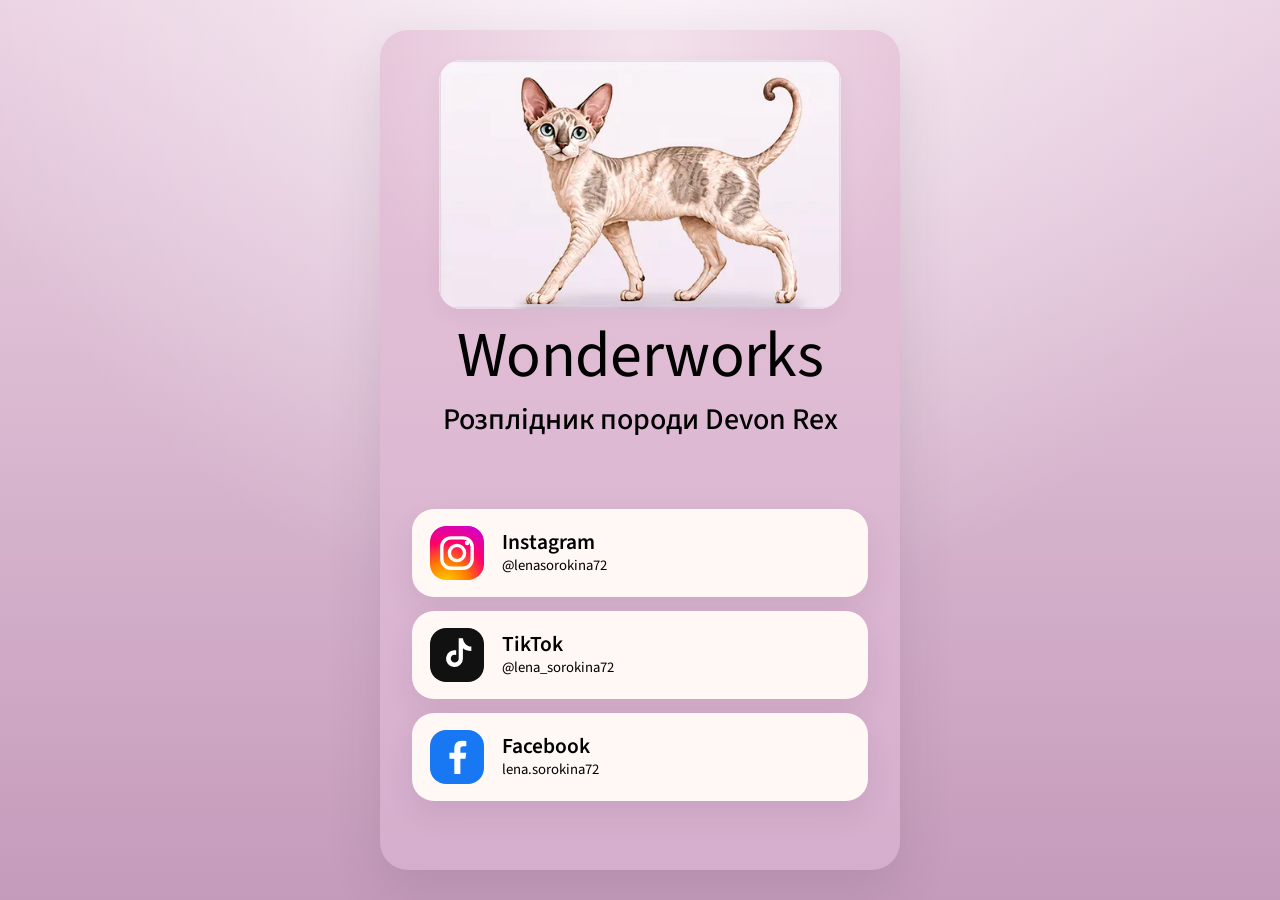
<file: index.html>
<!doctype html>
<html lang="uk">
<head>
<meta charset="utf-8">
<meta name="viewport" content="width=device-width, initial-scale=1, viewport-fit=cover">
<meta name="theme-color" content="#f3e7ef">
<meta name="description" content="Wonderworks — розплідник породи Devon Rex. Соціальні мережі.">
<title>Wonderworks — соціальні мережі</title>
<link rel="preconnect" href="https://fonts.googleapis.com">
<link rel="preconnect" href="https://fonts.gstatic.com" crossorigin>
<link href="https://fonts.googleapis.com/css2?family=Source+Sans+3:wght@400;500;600;700&display=swap" rel="stylesheet">
<link rel="stylesheet" href="assets/css/styles.css">
</head>
<body>
<main class="page-stage">
  <article class="page-shell social-page" aria-labelledby="brand-name">
    <header class="brand">
      <div class="brand__logo-wrap">
        <img class="brand__logo" src="assets/img/logo-approved-v3.webp" width="700" height="434" alt="Devon Rex Wonderworks">
      </div>
      <h1 id="brand-name" class="brand__name">Wonderworks</h1>
      <p class="brand__subtitle">Розплідник породи <span lang="en">Devon Rex</span></p>
    </header>

    <nav class="socials" aria-label="Соціальні мережі Wonderworks">
      <a class="social-card" href="https://www.instagram.com/lenasorokina72" target="_blank" rel="noopener noreferrer">
        <span class="social-card__icon"><img src="assets/icons/instagram.svg" alt=""></span>
        <span class="social-card__copy"><span class="social-card__name">Instagram</span><span class="social-card__handle">@lenasorokina72</span></span>
      </a>
      <a class="social-card" href="https://www.tiktok.com/@lena_sorokina72" target="_blank" rel="noopener noreferrer">
        <span class="social-card__icon"><img src="assets/icons/tiktok.svg" alt=""></span>
        <span class="social-card__copy"><span class="social-card__name">TikTok</span><span class="social-card__handle">@lena_sorokina72</span></span>
      </a>
      <a class="social-card" href="https://www.facebook.com/lena.sorokina72" target="_blank" rel="noopener noreferrer">
        <span class="social-card__icon"><img src="assets/icons/facebook.svg" alt=""></span>
        <span class="social-card__copy"><span class="social-card__name">Facebook</span><span class="social-card__handle">lena.sorokina72</span></span>
      </a>
    </nav>
  </article>
</main>
</body>
</html>
</file>
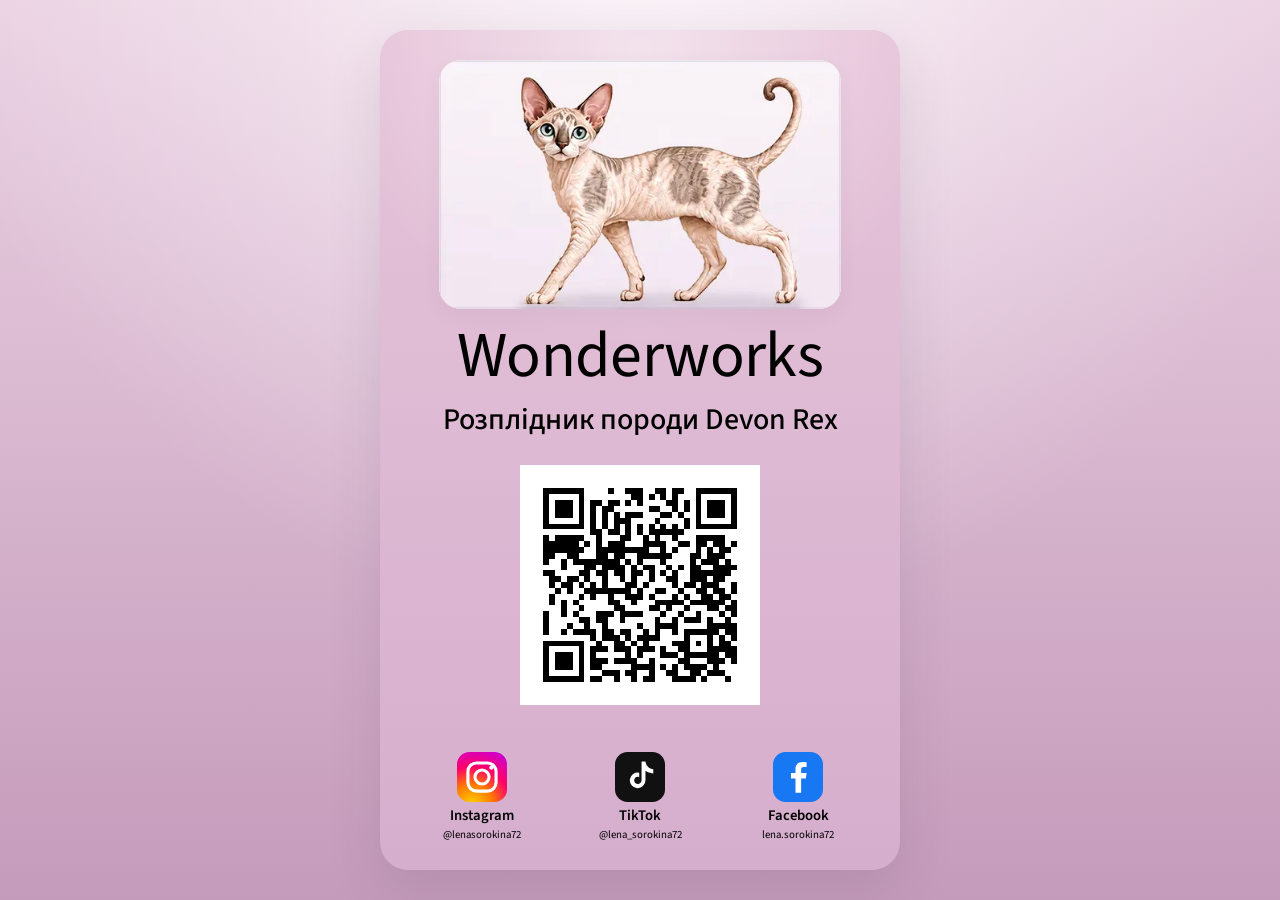
<file: card.html>
<!doctype html>
<html lang="uk">
<head>
<meta charset="utf-8">
<meta name="viewport" content="width=device-width, initial-scale=1, viewport-fit=cover">
<meta name="theme-color" content="#f3e7ef">
<meta name="description" content="Wonderworks — розплідник породи Devon Rex. Виставкова QR-картка.">
<title>Wonderworks — Devon Rex</title>
<link rel="preconnect" href="https://fonts.googleapis.com">
<link rel="preconnect" href="https://fonts.gstatic.com" crossorigin>
<link href="https://fonts.googleapis.com/css2?family=Source+Sans+3:wght@400;500;600;700&display=swap" rel="stylesheet">
<link rel="stylesheet" href="assets/css/card.css">
</head>
<body>
<main class="page-stage">
  <article class="page-shell exhibition-page" aria-label="Wonderworks Devon Rex">
    <header class="brand">
      <div class="brand__logo-wrap">
        <img class="brand__logo" src="assets/img/logo-approved-v3.webp" width="700" height="434" alt="Devon Rex Wonderworks">
      </div>
      <h1 class="brand__name">Wonderworks</h1>
      <p class="brand__subtitle">Розплідник породи <span lang="en">Devon Rex</span></p>
    </header>

    <div class="exhibition-content">
      <a class="card-qr" href="./" aria-label="Відкрити соціальні мережі Wonderworks">
        <img src="qr/wonderworks-qr.svg" width="820" height="820" alt="QR-код Wonderworks">
      </a>

      <section class="card-socials" aria-label="Соціальні мережі Wonderworks">
        <div class="card-social"><img src="assets/icons/instagram.svg" alt=""><strong>Instagram</strong><span>@lenasorokina72</span></div>
        <div class="card-social"><img src="assets/icons/tiktok.svg" alt=""><strong>TikTok</strong><span>@lena_sorokina72</span></div>
        <div class="card-social"><img src="assets/icons/facebook.svg" alt=""><strong>Facebook</strong><span>lena.sorokina72</span></div>
      </section>
    </div>
  </article>
</main>
</body>
</html>
</file>
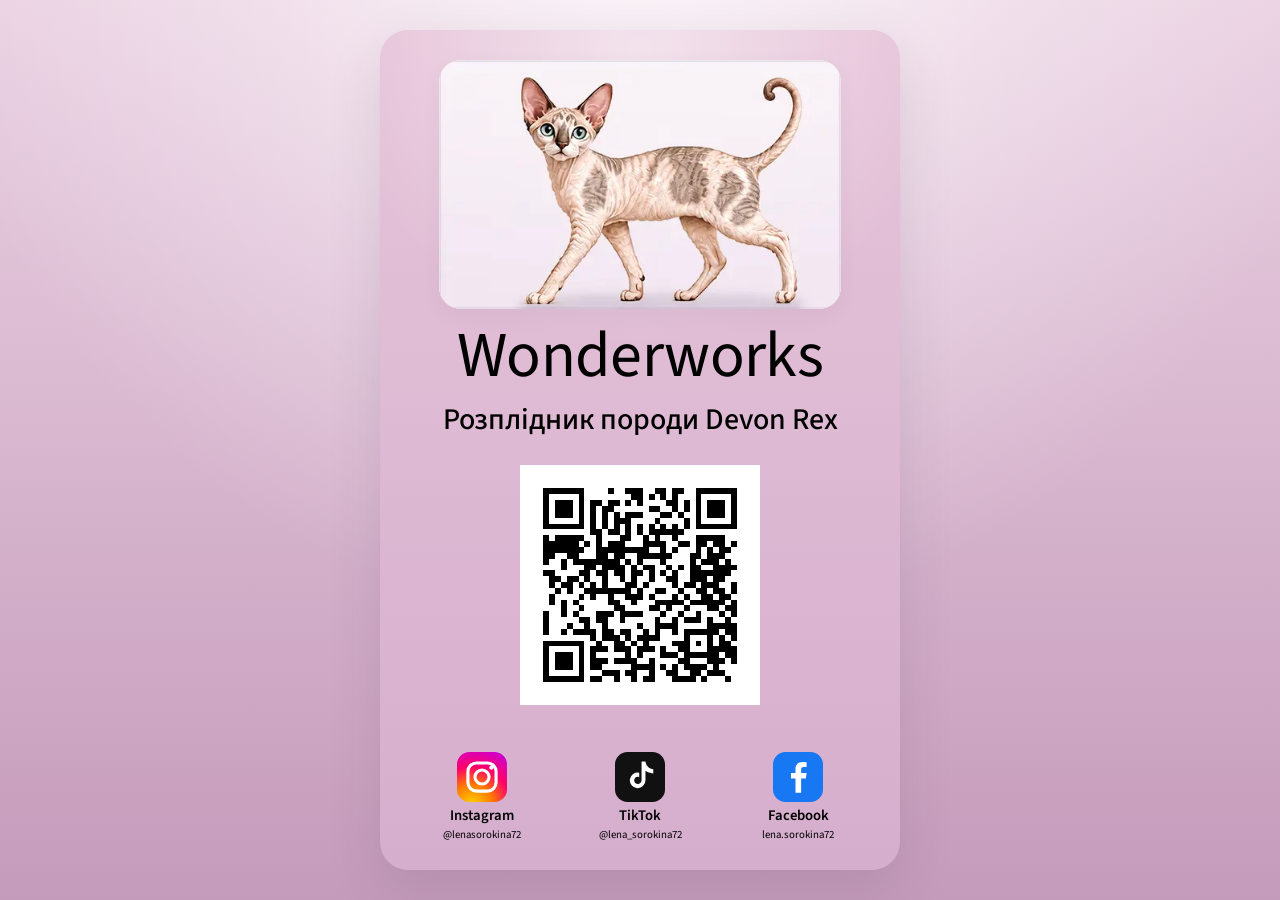
<file: print/print-card-front.html>
<!doctype html>
<html lang="uk">
<head>
<meta charset="utf-8">
<meta name="viewport" content="width=device-width, initial-scale=1, viewport-fit=cover">
<meta name="theme-color" content="#ead1e2">
<title>Wonderworks — QR-картка</title>
<link rel="preconnect" href="https://fonts.googleapis.com">
<link rel="preconnect" href="https://fonts.gstatic.com" crossorigin>
<link href="https://fonts.googleapis.com/css2?family=Source+Sans+3:wght@400;500;600;700&display=swap" rel="stylesheet">
<link rel="stylesheet" href="../assets/css/card.css">
<style>
@media print {
  .page-shell {
    background: linear-gradient(180deg, var(--panel-top) 0%, var(--panel-bottom) 100%);
    print-color-adjust: exact;
    -webkit-print-color-adjust: exact;
  }
  .brand__name { font-weight: 400; letter-spacing: -0.6px; }
  .brand__subtitle { font-size: 6mm; }
}
</style>
</head>
<body>
<main class="page-stage">
  <article class="page-shell exhibition-page" aria-label="Wonderworks Devon Rex">
    <header class="brand">
      <div class="brand__logo-wrap">
        <img class="brand__logo" src="../assets/img/logo-approved-v3.webp" width="700" height="434" alt="Devon Rex Wonderworks">
      </div>
      <h1 class="brand__name">Wonderworks</h1>
      <p class="brand__subtitle">Розплідник породи <span lang="en">Devon Rex</span></p>
    </header>
    <div class="exhibition-content">
      <section class="card-qr" aria-label="QR-код Wonderworks"><img src="../qr/wonderworks-qr.svg" width="820" height="820" alt="QR-код Wonderworks"></section>
      <section class="card-socials" aria-label="Соціальні мережі Wonderworks">
        <div class="card-social"><img src="../assets/icons/instagram.svg" alt=""><strong>Instagram</strong><span>@lenasorokina72</span></div>
        <div class="card-social"><img src="../assets/icons/tiktok.svg" alt=""><strong>TikTok</strong><span>@lena_sorokina72</span></div>
        <div class="card-social"><img src="../assets/icons/facebook.svg" alt=""><strong>Facebook</strong><span>lena.sorokina72</span></div>
      </section>
    </div>
  </article>
</main>
</body>
</html>
</file>
<file: assets/css/styles.css>
@import url("base.css");

.social-page{
  align-items:center;
}

.socials{
  width:100%;
  flex:1 1 auto;
  min-height:0;
  padding-top:30px;
  display:flex;
  flex-direction:column;
  justify-content:center;
  gap:14px;
}

.social-card{
  width:100%;
  min-height:88px;
  padding:14px 18px;
  display:grid;
  grid-template-columns:56px minmax(0,1fr);
  align-items:center;
  gap:16px;
  color:inherit;
  text-decoration:none;
  background:var(--surface);
  border:0;
  border-radius:22px;
  box-shadow:0 13px 30px rgba(65,46,71,.09);
  transition:transform 160ms ease,box-shadow 160ms ease,background 160ms ease;
  -webkit-tap-highlight-color:transparent;
}

.social-card__icon{
  width:54px;
  height:54px;
  display:grid;
  place-items:center;
  border-radius:16px;
  overflow:hidden;
}

.social-card__icon img{width:100%;height:100%}

.social-card__copy{
  min-width:0;
  display:grid;
  gap:3px;
  text-align:left;
}

.social-card__name{
  color:var(--text);
  font-size:1.34rem;
  font-weight:600;
  line-height:1.08;
}

.social-card__handle{
  color:var(--muted);
  font-size:.92rem;
  line-height:1.24;
  overflow-wrap:anywhere;
}

@media(hover:hover) and (pointer:fine){
  .social-card:hover{
    transform:translateY(-2px);
    background:var(--surface-hover);
    box-shadow:0 17px 38px rgba(65,46,71,.13);
  }
}

.social-card:focus-visible{
  outline:3px solid rgba(111,91,142,.34);
  outline-offset:4px;
}

@media(max-width:560px){
  .socials{
    padding-top:28px;
    justify-content:flex-start;
    gap:14px;
  }
  .social-card{
    min-height:86px;
    padding:13px 16px;
    grid-template-columns:54px minmax(0,1fr);
    gap:15px;
    border-radius:21px;
  }
  .social-card__icon{width:52px;height:52px;border-radius:15px}
  .social-card__name{font-size:1.28rem}
  .social-card__handle{font-size:.90rem}
}

@media(max-width:380px){
  .socials{padding-top:24px;gap:12px}
  .social-card{
    min-height:80px;
    padding:11px 13px;
    grid-template-columns:48px minmax(0,1fr);
    gap:12px;
    border-radius:18px;
  }
  .social-card__icon{width:46px;height:46px;border-radius:13px}
  .social-card__name{font-size:1.18rem}
  .social-card__handle{font-size:.84rem}
}
</file>
<file: assets/css/card.css>
@import url("base.css");

.exhibition-page{
  align-items:center;
}

.exhibition-content{
  width:100%;
  flex:1 1 auto;
  min-height:0;
  padding-top:26px;
  display:flex;
  flex-direction:column;
  align-items:center;
  justify-content:space-between;
}

.card-qr{
  width:240px;
  max-width:56%;
  aspect-ratio:1 / 1;
  display:block;
  flex:0 0 auto;
  margin-inline:auto;
  align-self:center;
  text-decoration:none;
  -webkit-tap-highlight-color:transparent;
}

.card-qr img{
  width:100%;
  height:100%;
  aspect-ratio:1 / 1;
  object-fit:contain;
  display:block;
  margin-inline:auto;
  background:#fff;
}

.card-socials{
  width:100%;
  display:grid;
  grid-template-columns:repeat(3,minmax(0,1fr));
  gap:18px;
  align-items:start;
}

.card-social{
  min-width:0;
  display:grid;
  justify-items:center;
  text-align:center;
  gap:4px;
}

.card-social img{
  width:50px;
  height:50px;
}

.card-social strong{
  margin-top:2px;
  font-size:.92rem;
  font-weight:600;
  line-height:1.15;
}

.card-social span{
  max-width:100%;
  color:var(--muted);
  font-size:.68rem;
  line-height:1.18;
  overflow-wrap:anywhere;
}

@media(max-width:560px){
  .exhibition-content{
    padding-top:26px;
    justify-content:flex-start;
    gap:28px;
  }
  .card-qr{
    width:min(56vw,230px);
    max-width:none;
    margin-top:auto;
  }
  .card-socials{
    gap:10px;
    margin-top:auto;
  }
  .card-social img{width:50px;height:50px}
  .card-social strong{font-size:.88rem}
  .card-social span{font-size:.64rem}
}

@media(max-width:380px){
  .exhibition-content{gap:22px;padding-top:22px}
  .card-qr{width:min(58vw,220px)}
  .card-socials{gap:6px}
  .card-social img{width:46px;height:46px}
  .card-social strong{font-size:.82rem}
  .card-social span{font-size:.60rem}
}

@page{size:A5 portrait;margin:0}
@media print{
  html,body{width:148mm;height:210mm;background:none}
  .page-stage{width:148mm;height:210mm;min-height:0;padding:0;display:block}
  .page-shell{
    width:148mm;height:210mm;padding:10mm 10mm 8mm;
    border-radius:0;box-shadow:none;
    print-color-adjust:exact;-webkit-print-color-adjust:exact;
  }
  .brand__logo-wrap{width:88%;border-radius:5mm;margin-bottom:4mm}
  .brand__name{font-size:64px}
  .brand__subtitle{font-size:6mm;margin-top:2.5mm}
  .exhibition-content{padding-top:6mm}
  .card-qr{width:52mm;max-width:none}
  .card-socials{gap:4mm}
  .card-social img{width:13mm;height:13mm}
  .card-social strong{font-size:3.8mm}
  .card-social span{font-size:2.6mm}
}
</file>
